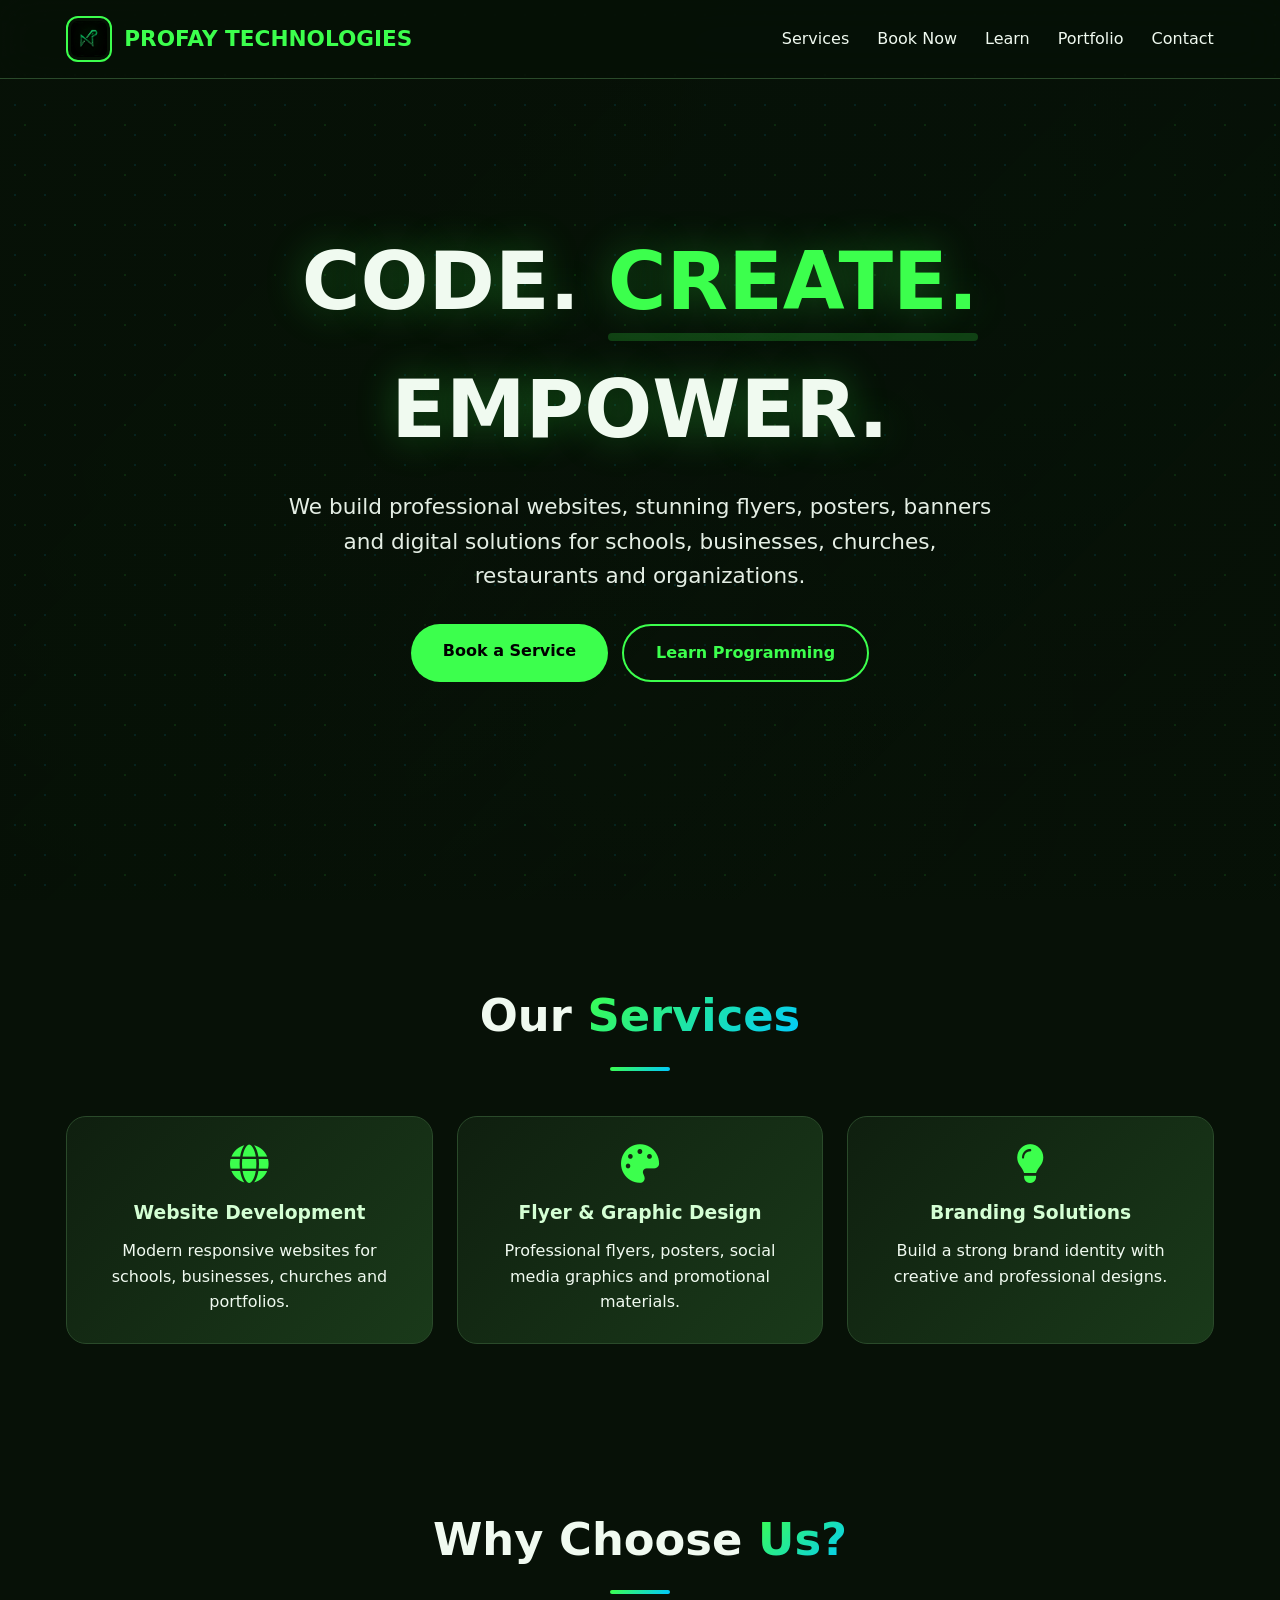
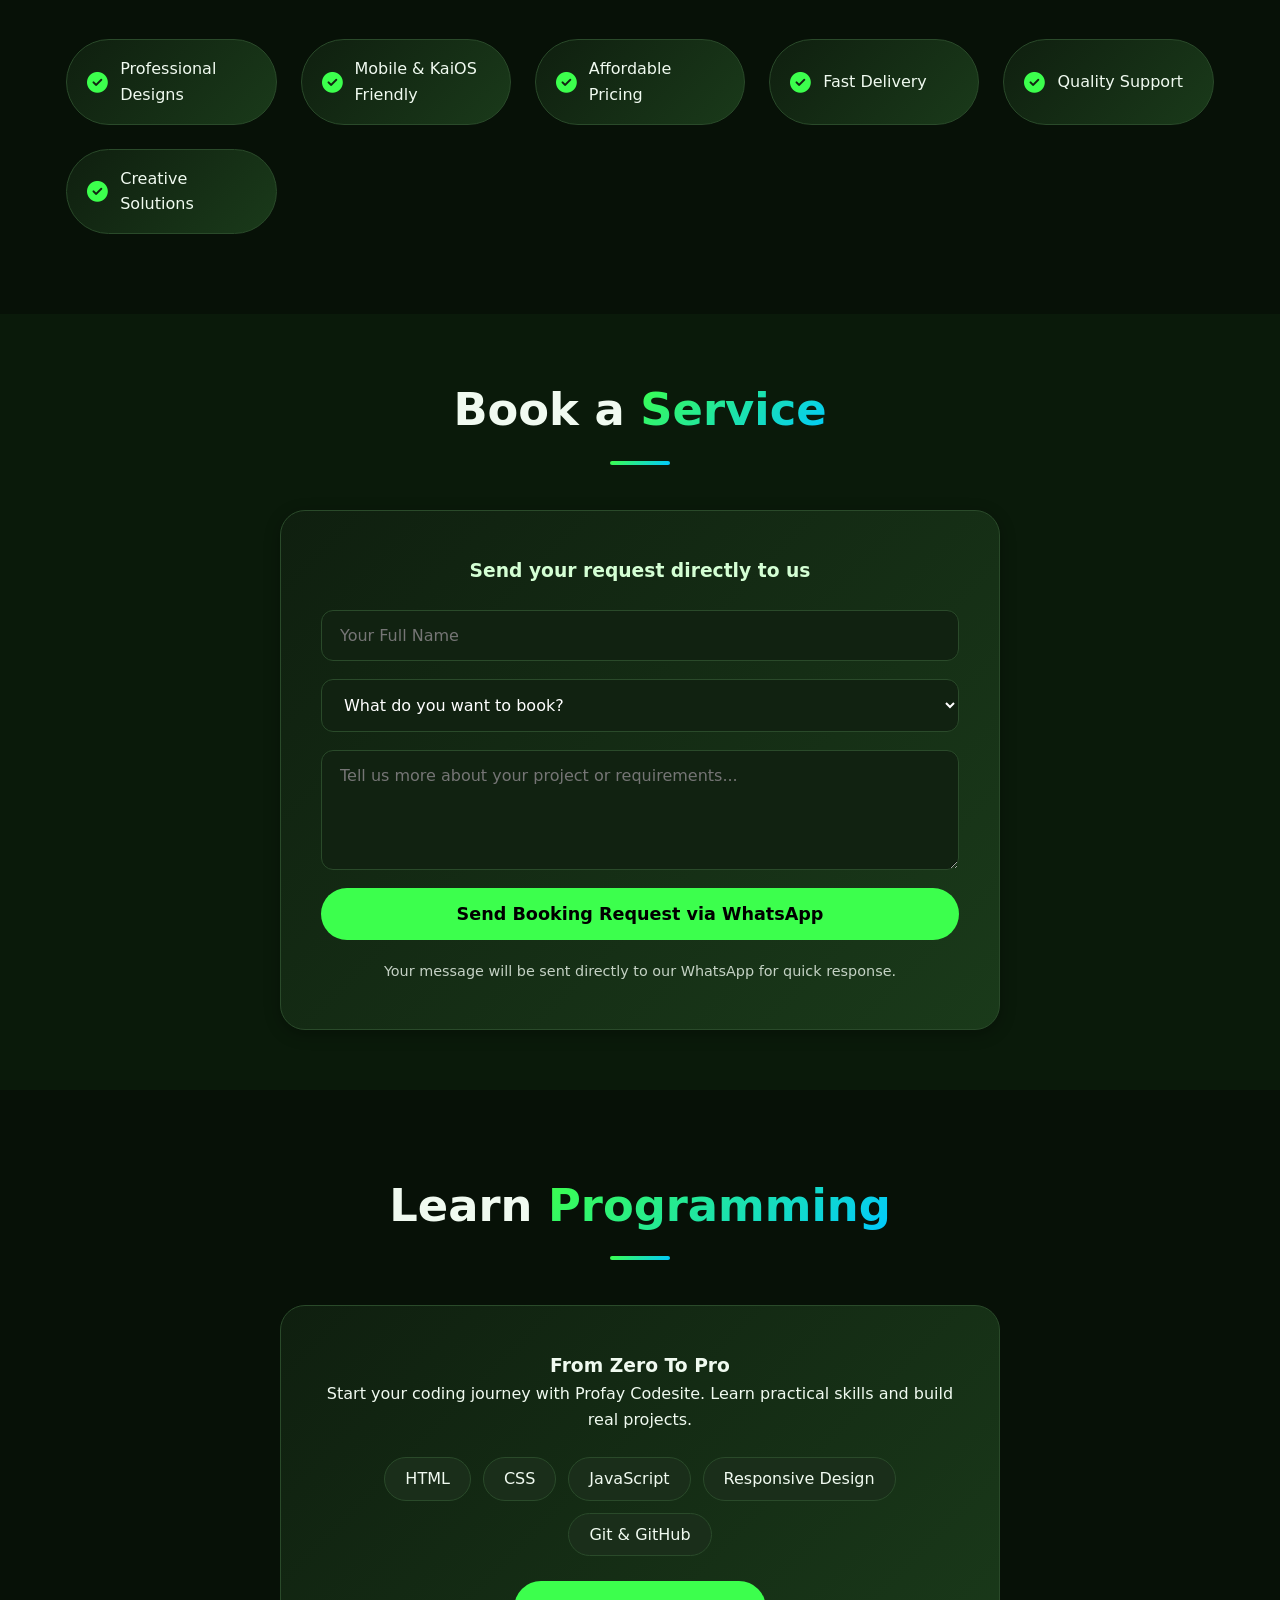
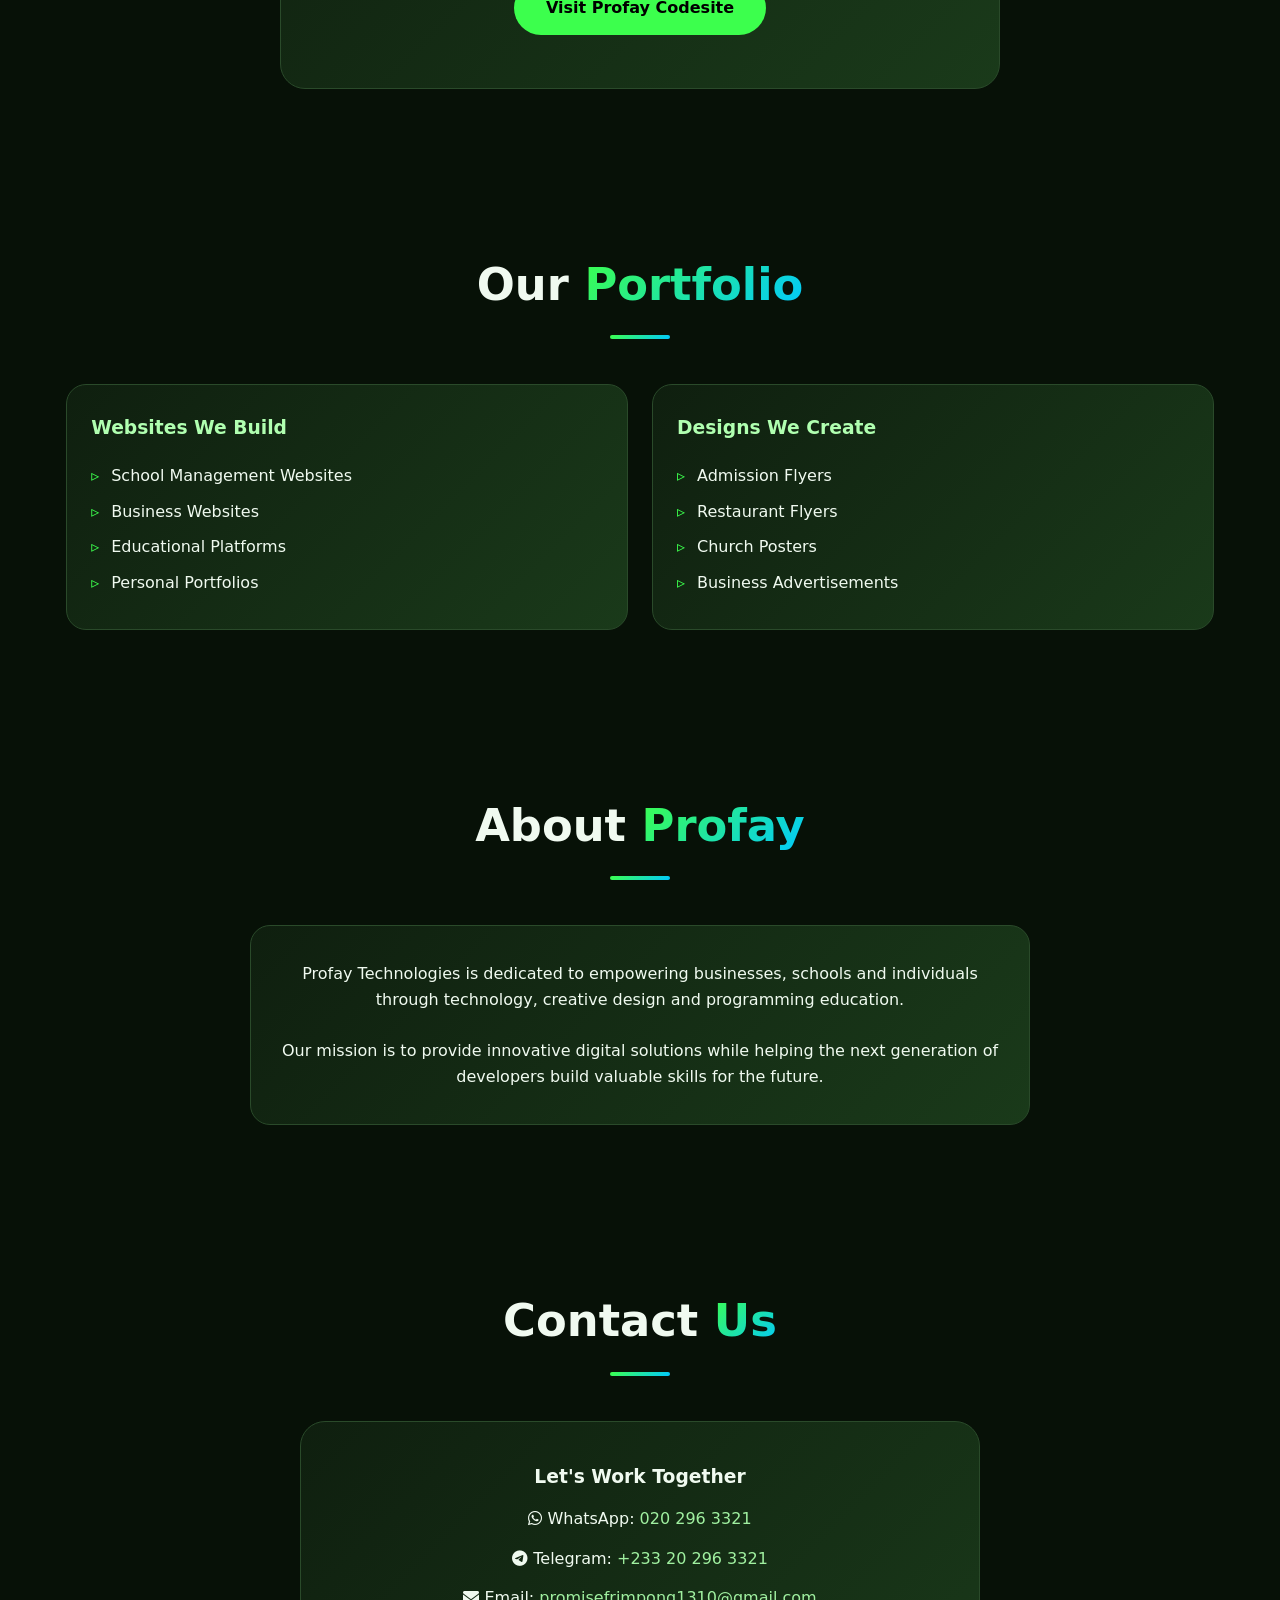
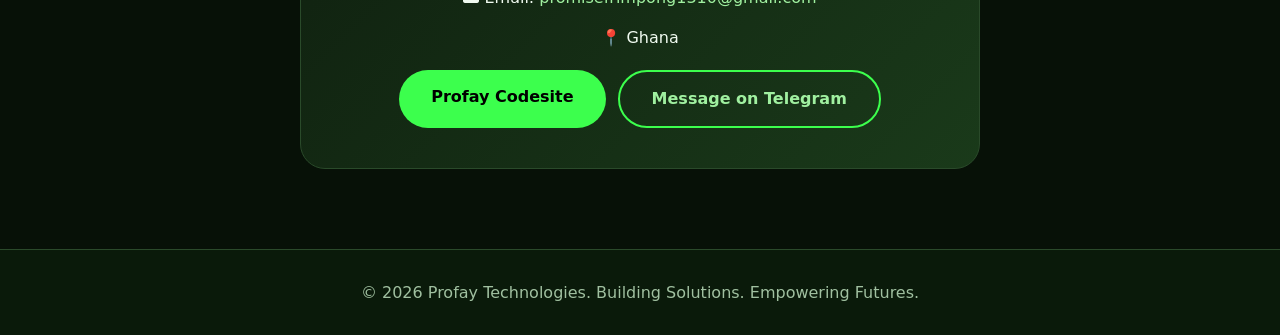
<file: index.html>
<!DOCTYPE html>
<html lang="en">
<head>
<meta charset="UTF-8">
<meta name="viewport" content="width=device-width, initial-scale=1.0">
<title>Profay Technologies • Book Now</title>
<link rel="shortcut icon" href="favicon-black.png" type="image/x-icon">
<link rel="stylesheet" href="https://cdnjs.cloudflare.com/ajax/libs/font-awesome/6.5.1/css/all.min.css">
<style>
:root {
  --primary: #3cff4d;
  --primary-dark: #2ecc3b;
  --primary-glow: rgba(60, 255, 77, 0.3);
  --bg: #071107;
  --bg-alt: #0a1a0a;
  --card: #0f1f0f;
  --card-hover: #142814;
  --border: #2a4a2a;
  --text: #f0faf0;
  --text-muted: #a0c0a0;
  --gradient-1: linear-gradient(135deg, #3cff4d, #00c9ff);
  --gradient-2: linear-gradient(135deg, #0f1f0f, #1a3a1a);
  --gradient-hero: linear-gradient(135deg, rgba(7,17,7,0.95), rgba(7,17,7,0.8));
  --shadow-sm: 0 2px 8px rgba(0,0,0,0.2);
  --shadow-md: 0 4px 16px rgba(0,0,0,0.3);
  --shadow-lg: 0 8px 32px rgba(0,0,0,0.4);
  --shadow-glow: 0 0 20px rgba(60, 255, 77, 0.2);
  --radius-sm: 12px;
  --radius-md: 20px;
  --radius-lg: 25px;
  --radius-xl: 50px;
  --transition: all 0.3s cubic-bezier(0.4, 0, 0.2, 1);
}

* {
  margin: 0;
  padding: 0;
  box-sizing: border-box;
  font-family: 'Segoe UI', system-ui, -apple-system, sans-serif;
}

/* Custom Scrollbar */
::-webkit-scrollbar {
  width: 10px;
}
::-webkit-scrollbar-track {
  background: var(--bg);
}
::-webkit-scrollbar-thumb {
  background: var(--border);
  border-radius: 5px;
}
::-webkit-scrollbar-thumb:hover {
  background: var(--primary-dark);
}

/* Selection */
::selection {
  background: var(--primary);
  color: #000;
}

body {
  background: var(--bg);
  color: var(--text);
  line-height: 1.6;
  overflow-x: hidden;
}

/* Animated Background Pattern */
body::before {
  content: '';
  position: fixed;
  top: 0;
  left: 0;
  width: 100%;
  height: 100%;
  background: 
    radial-gradient(circle at 20% 50%, rgba(60, 255, 77, 0.03) 0%, transparent 50%),
    radial-gradient(circle at 80% 20%, rgba(0, 201, 255, 0.03) 0%, transparent 50%),
    radial-gradient(circle at 50% 80%, rgba(60, 255, 77, 0.02) 0%, transparent 50%);
  pointer-events: none;
  z-index: 0;
}

html { scroll-behavior: smooth; }

.container {
  width: 92%;
  max-width: 1200px;
  margin: 0 auto;
  padding: 0 15px;
  position: relative;
  z-index: 1;
}

/* Header */
header {
  position: fixed;
  width: 100%;
  top: 0;
  z-index: 1000;
  background: rgba(7, 17, 7, 0.85);
  backdrop-filter: blur(20px);
  -webkit-backdrop-filter: blur(20px);
  border-bottom: 1px solid var(--border);
  transition: var(--transition);
}

header.scrolled {
  background: rgba(7, 17, 7, 0.95);
  box-shadow: var(--shadow-lg);
}

nav {
  display: flex;
  justify-content: space-between;
  align-items: center;
  padding: 16px 0;
}

.logo {
  display: flex;
  align-items: center;
  gap: 12px;
  font-size: 1.35rem;
  font-weight: 700;
  color: var(--primary);
  text-decoration: none;
  transition: var(--transition);
}

.logo:hover {
  transform: scale(1.05);
}

.logo img {
  width: 46px;
  height: 46px;
  border-radius: var(--radius-sm);
  border: 2px solid var(--primary);
  padding: 3px;
  transition: var(--transition);
  animation: pulse-glow 2s infinite;
}

@keyframes pulse-glow {
  0%, 100% { box-shadow: 0 0 5px var(--primary-glow); }
  50% { box-shadow: 0 0 20px var(--primary); }
}

nav ul {
  display: flex;
  list-style: none;
  gap: 28px;
}

nav a {
  color: var(--text);
  text-decoration: none;
  font-weight: 500;
  transition: var(--transition);
  position: relative;
  padding: 5px 0;
}

nav a::after {
  content: '';
  position: absolute;
  bottom: -2px;
  left: 0;
  width: 0;
  height: 2px;
  background: var(--gradient-1);
  transition: width 0.3s ease;
  border-radius: 2px;
}

nav a:hover {
  color: var(--primary);
}

nav a:hover::after {
  width: 100%;
}

/* Hero */
.hero {
  min-height: 100vh;
  display: flex;
  align-items: center;
  text-align: center;
  background: 
    var(--gradient-hero),
    url('https://images.unsplash.com/photo-1518770660439-4636190af475?w=1400') center/cover;
  padding-top: 80px;
  position: relative;
  overflow: hidden;
}

/* Animated particles effect */
.hero::after {
  content: '';
  position: absolute;
  width: 200%;
  height: 200%;
  background: 
    radial-gradient(circle, rgba(60,255,77,0.1) 1px, transparent 1px),
    radial-gradient(circle, rgba(0,201,255,0.1) 1px, transparent 1px);
  background-size: 50px 50px, 30px 30px;
  animation: float-particles 20s linear infinite;
}

@keyframes float-particles {
  0% { transform: translate(0, 0); }
  100% { transform: translate(-50%, -50%); }
}

.hero h1 {
  font-size: clamp(2.6rem, 8vw, 5rem);
  font-weight: 800;
  margin-bottom: 16px;
  position: relative;
  z-index: 1;
  text-shadow: 0 0 40px rgba(60,255,77,0.3);
  animation: fadeInUp 1s ease;
}

@keyframes fadeInUp {
  from {
    opacity: 0;
    transform: translateY(30px);
  }
  to {
    opacity: 1;
    transform: translateY(0);
  }
}

.hero h1 span { 
  color: var(--primary);
  position: relative;
  display: inline-block;
}

.hero h1 span::after {
  content: '';
  position: absolute;
  bottom: 5px;
  left: 0;
  width: 100%;
  height: 8px;
  background: var(--primary);
  opacity: 0.2;
  border-radius: 4px;
}

.hero p {
  font-size: clamp(1.1rem, 2.2vw, 1.35rem);
  max-width: 720px;
  margin: 0 auto 30px;
  opacity: 0.95;
  position: relative;
  z-index: 1;
  animation: fadeInUp 1s ease 0.2s backwards;
}

/* Buttons */
.btn {
  display: inline-block;
  padding: 14px 32px;
  background: var(--primary);
  color: #000;
  border-radius: var(--radius-xl);
  text-decoration: none;
  font-weight: 700;
  font-size: 1rem;
  transition: var(--transition);
  border: none;
  cursor: pointer;
  position: relative;
  overflow: hidden;
  z-index: 1;
}

.btn::before {
  content: '';
  position: absolute;
  top: 0;
  left: -100%;
  width: 100%;
  height: 100%;
  background: linear-gradient(90deg, transparent, rgba(255,255,255,0.3), transparent);
  transition: left 0.5s;
  z-index: -1;
}

.btn:hover::before {
  left: 100%;
}

.btn:hover {
  transform: translateY(-4px);
  box-shadow: 0 10px 25px rgba(60, 255, 77, 0.4);
}

.btn:active {
  transform: translateY(-2px);
}

.btn-outline {
  background: transparent;
  color: var(--primary);
  border: 2px solid var(--primary);
}

.btn-outline:hover {
  background: var(--primary);
  color: #000;
}

/* Sections */
section {
  padding: 80px 0;
  position: relative;
}

.section-title {
  text-align: center;
  font-size: clamp(1.9rem, 5vw, 2.8rem);
  margin-bottom: 45px;
  position: relative;
  display: inline-block;
  width: 100%;
}

.section-title::after {
  content: '';
  display: block;
  width: 60px;
  height: 4px;
  background: var(--gradient-1);
  margin: 15px auto 0;
  border-radius: 2px;
}

.section-title span { 
  color: var(--primary);
  background: linear-gradient(135deg, var(--primary), #00c9ff);
  -webkit-background-clip: text;
  -webkit-text-fill-color: transparent;
  background-clip: text;
}

/* Cards & Grids */
.cards, .features, .portfolio-grid {
  display: grid;
  gap: 24px;
}

.cards {
  grid-template-columns: repeat(auto-fit, minmax(280px, 1fr));
}

.card {
  background: var(--gradient-2);
  padding: 28px 24px;
  border-radius: var(--radius-md);
  border: 1px solid var(--border);
  text-align: center;
  transition: var(--transition);
  position: relative;
  overflow: hidden;
}

.card::before {
  content: '';
  position: absolute;
  top: 0;
  left: 0;
  right: 0;
  bottom: 0;
  background: linear-gradient(135deg, transparent, rgba(60,255,77,0.05));
  opacity: 0;
  transition: opacity 0.3s;
}

.card:hover {
  transform: translateY(-8px);
  border-color: var(--primary);
  box-shadow: var(--shadow-lg), var(--shadow-glow);
  background: var(--card-hover);
}

.card:hover::before {
  opacity: 1;
}

.card i {
  font-size: 2.4rem;
  color: var(--primary);
  margin-bottom: 15px;
  transition: var(--transition);
  display: inline-block;
}

.card:hover i {
  transform: scale(1.2) rotate(10deg);
  filter: drop-shadow(0 0 10px var(--primary-glow));
}

.card h3 {
  margin-bottom: 10px;
  color: #d4ffd4;
}

/* Features */
.features {
  grid-template-columns: repeat(auto-fit, minmax(210px, 1fr));
}

.feature {
  background: var(--gradient-2);
  padding: 16px 20px;
  border-radius: var(--radius-xl);
  border: 1px solid var(--border);
  display: flex;
  align-items: center;
  gap: 12px;
  font-weight: 500;
  transition: var(--transition);
  cursor: default;
}

.feature:hover {
  border-color: var(--primary);
  transform: translateX(5px);
  box-shadow: var(--shadow-glow);
  background: var(--card-hover);
}

.feature i {
  color: var(--primary);
  font-size: 1.3rem;
  transition: var(--transition);
}

.feature:hover i {
  animation: bounce 0.5s ease;
}

@keyframes bounce {
  0%, 100% { transform: scale(1); }
  50% { transform: scale(1.3); }
}

/* Learn */
.learn-box {
  background: var(--gradient-2);
  padding: 45px 35px;
  border-radius: var(--radius-lg);
  border: 1px solid var(--border);
  text-align: center;
  max-width: 720px;
  margin: auto;
  transition: var(--transition);
}

.learn-box:hover {
  border-color: var(--primary);
  box-shadow: var(--shadow-glow);
}

.learn-box ul {
  display: flex;
  flex-wrap: wrap;
  justify-content: center;
  gap: 12px;
  margin: 25px 0;
  list-style: none;
}

.learn-box li {
  background: #1a2e1a;
  padding: 8px 20px;
  border-radius: 40px;
  font-weight: 500;
  border: 1px solid var(--border);
  transition: var(--transition);
  cursor: default;
}

.learn-box li:hover {
  background: var(--primary);
  color: #000;
  border-color: var(--primary);
  transform: scale(1.05);
}

/* Portfolio */
.portfolio-grid {
  grid-template-columns: repeat(auto-fit, minmax(280px, 1fr));
}

.portfolio-item {
  background: var(--gradient-2);
  padding: 28px 24px;
  border-radius: var(--radius-md);
  border: 1px solid var(--border);
  transition: var(--transition);
  position: relative;
}

.portfolio-item:hover {
  border-color: var(--primary);
  transform: translateY(-5px);
  box-shadow: var(--shadow-lg);
}

.portfolio-item h3 {
  color: #b0ffb0;
  margin-bottom: 15px;
}

.portfolio-item ul {
  list-style: none;
}

.portfolio-item li {
  padding: 5px 0;
  position: relative;
  padding-left: 20px;
}

.portfolio-item li::before {
  content: '▹';
  position: absolute;
  left: 0;
  color: var(--primary);
}

/* Booking Form */
.booking {
  background: var(--bg-alt);
  padding: 60px 0;
}

.booking-box {
  background: var(--gradient-2);
  padding: 45px 40px;
  border-radius: var(--radius-lg);
  border: 1px solid var(--border);
  max-width: 720px;
  margin: auto;
  transition: var(--transition);
  box-shadow: var(--shadow-md);
}

.booking-box:hover {
  border-color: var(--primary);
  box-shadow: var(--shadow-lg), var(--shadow-glow);
}

.booking-box h3 {
  text-align: center;
  margin-bottom: 25px;
  color: #d4ffd4;
}

.booking-form {
  display: flex;
  flex-direction: column;
  gap: 18px;
}

.booking-form input,
.booking-form select,
.booking-form textarea {
  width: 100%;
  padding: 15px 18px;
  background: #112211;
  border: 1px solid var(--border);
  border-radius: var(--radius-sm);
  color: #fff;
  font-size: 1rem;
  transition: var(--transition);
  backdrop-filter: blur(5px);
}

.booking-form input:hover,
.booking-form select:hover,
.booking-form textarea:hover {
  border-color: #3a5a3a;
}

.booking-form input:focus,
.booking-form select:focus,
.booking-form textarea:focus {
  border-color: var(--primary);
  outline: none;
  box-shadow: 0 0 0 3px rgba(60, 255, 77, 0.1), 0 0 20px rgba(60, 255, 77, 0.05);
  background: #152515;
}

.booking-form textarea {
  min-height: 120px;
  resize: vertical;
}

.booking-form .btn {
  width: 100%;
  padding: 16px;
  font-size: 1.1rem;
}

/* Contact */
.contact-box {
  background: var(--gradient-2);
  padding: 40px 30px;
  border-radius: var(--radius-lg);
  border: 1px solid var(--border);
  max-width: 680px;
  margin: auto;
  text-align: center;
  transition: var(--transition);
}

.contact-box:hover {
  border-color: var(--primary);
  box-shadow: var(--shadow-glow);
}

.contact-box p {
  margin: 14px 0;
  transition: var(--transition);
}

.contact-box a {
  color: #a0f0a0;
  text-decoration: none;
  transition: var(--transition);
  position: relative;
}

.contact-box a::after {
  content: '';
  position: absolute;
  bottom: -2px;
  left: 0;
  width: 0;
  height: 1px;
  background: var(--primary);
  transition: width 0.3s;
}

.contact-box a:hover {
  color: var(--primary);
}

.contact-box a:hover::after {
  width: 100%;
}

/* Footer */
footer {
  background: var(--bg-alt);
  padding: 30px 0;
  text-align: center;
  border-top: 1px solid var(--border);
  position: relative;
}

footer p {
  color: var(--text-muted);
}

/* Reveal Animation */
.reveal {
  opacity: 0;
  transform: translateY(40px);
  transition: all 0.8s cubic-bezier(0.4, 0, 0.2, 1);
}

.reveal.active {
  opacity: 1;
  transform: translateY(0);
}

/* Loading Skeleton Animation */
@keyframes shimmer {
  0% { background-position: -200px 0; }
  100% { background-position: 200px 0; }
}

.skeleton {
  background: linear-gradient(90deg, var(--card) 25%, var(--card-hover) 50%, var(--card) 75%);
  background-size: 200px 100%;
  animation: shimmer 1.5s infinite;
  border-radius: var(--radius-sm);
}

/* Toast */
#toast {
  position: fixed;
  bottom: 25px;
  left: 50%;
  transform: translateX(-50%) translateY(100px);
  background: var(--card-hover);
  color: var(--primary);
  padding: 16px 30px;
  border-radius: var(--radius-xl);
  border: 1px solid var(--primary);
  box-shadow: var(--shadow-lg), var(--shadow-glow);
  z-index: 3000;
  opacity: 0;
  transition: all 0.4s cubic-bezier(0.4, 0, 0.2, 1);
  font-weight: 600;
  backdrop-filter: blur(10px);
}

#toast.show {
  transform: translateX(-50%) translateY(0);
  opacity: 1;
}

/* Pulse animation for primary elements */
@keyframes pulse {
  0%, 100% { box-shadow: 0 0 0 0 rgba(60, 255, 77, 0.4); }
  50% { box-shadow: 0 0 0 15px rgba(60, 255, 77, 0); }
}

.pulse {
  animation: pulse 2s infinite;
}

/* Tooltip styles */
[data-tooltip] {
  position: relative;
}

[data-tooltip]::after {
  content: attr(data-tooltip);
  position: absolute;
  bottom: 100%;
  left: 50%;
  transform: translateX(-50%);
  padding: 5px 12px;
  background: var(--card);
  border: 1px solid var(--border);
  border-radius: var(--radius-sm);
  font-size: 0.85rem;
  white-space: nowrap;
  opacity: 0;
  pointer-events: none;
  transition: opacity 0.3s;
}

[data-tooltip]:hover::after {
  opacity: 1;
}

/* Responsive */
@media (max-width: 768px) {
  nav ul {
    gap: 18px;
    flex-wrap: wrap;
    justify-content: center;
  }
  
  .hero h1 {
    font-size: 2.6rem;
  }
  
  .booking-box {
    padding: 35px 25px;
  }
  
  section {
    padding: 60px 0;
  }
}

@media (max-width: 480px) {
  .container {
    width: 95%;
  }
  
  .logo span {
    font-size: 1.1rem;
  }
  
  .cards, .features, .portfolio-grid {
    grid-template-columns: 1fr;
  }
}

/* Print styles */
@media print {
  header, footer, .hero, #toast {
    display: none;
  }
  
  body {
    background: white;
    color: black;
  }
}
</style>
</head>
<body>

<header id="header">
  <div class="container">
    <nav>
      <div class="logo">
        <img src="favicon-black.png" alt="Profay Logo">
        <span>PROFAY TECHNOLOGIES</span>
      </div>
      <ul>
        <li><a href="#services">Services</a></li>
        <li><a href="#booking" class="pulse">Book Now</a></li>
        <li><a href="#learn">Learn</a></li>
        <li><a href="#portfolio">Portfolio</a></li>
        <li><a href="#contact">Contact</a></li>
      </ul>
    </nav>
  </div>
</header>

<!-- HERO -->
<section class="hero">
  <div class="container">
    <h1>CODE. <span>CREATE.</span> EMPOWER.</h1>
    <p>We build professional websites, stunning flyers, posters, banners and digital solutions for schools, businesses, churches, restaurants and organizations.</p>
    <div style="display: flex; flex-wrap: wrap; gap: 14px; justify-content: center;">
      <a href="#booking" class="btn pulse">Book a Service</a>
      <a href="#learn" class="btn btn-outline">Learn Programming</a>
    </div>
  </div>
</section>

<!-- SERVICES -->
<section id="services" class="reveal">
  <div class="container">
    <h2 class="section-title">Our <span>Services</span></h2>
    <div class="cards">
      <div class="card" data-tooltip="Responsive & Modern">
        <i class="fas fa-globe"></i>
        <h3>Website Development</h3>
        <p>Modern responsive websites for schools, businesses, churches and portfolios.</p>
      </div>
      <div class="card" data-tooltip="Creative Design">
        <i class="fas fa-palette"></i>
        <h3>Flyer &amp; Graphic Design</h3>
        <p>Professional flyers, posters, social media graphics and promotional materials.</p>
      </div>
      <div class="card" data-tooltip="Brand Identity">
        <i class="fas fa-lightbulb"></i>
        <h3>Branding Solutions</h3>
        <p>Build a strong brand identity with creative and professional designs.</p>
      </div>
    </div>
  </div>
</section>

<!-- WHY CHOOSE US -->
<section class="reveal">
  <div class="container">
    <h2 class="section-title">Why Choose <span>Us?</span></h2>
    <div class="features">
      <div class="feature"><i class="fas fa-check-circle"></i> Professional Designs</div>
      <div class="feature"><i class="fas fa-check-circle"></i> Mobile &amp; KaiOS Friendly</div>
      <div class="feature"><i class="fas fa-check-circle"></i> Affordable Pricing</div>
      <div class="feature"><i class="fas fa-check-circle"></i> Fast Delivery</div>
      <div class="feature"><i class="fas fa-check-circle"></i> Quality Support</div>
      <div class="feature"><i class="fas fa-check-circle"></i> Creative Solutions</div>
    </div>
  </div>
</section>

<!-- BOOKING SECTION -->
<section id="booking" class="booking reveal">
  <div class="container">
    <h2 class="section-title">Book a <span>Service</span></h2>
    
    <div class="booking-box">
      <h3>Send your request directly to us</h3>
      
      <form id="booking-form" class="booking-form">
        <input type="text" id="name" placeholder="Your Full Name" required>
        
        <select id="service" required>
          <option value="">What do you want to book?</option>
          <option value="Website Development">Website Development</option>
          <option value="Flyer & Graphic Design">Flyer &amp; Graphic Design</option>
          <option value="Branding Solutions">Branding Solutions</option>
          <option value="Programming Training">Programming Training</option>
          <option value="Other">Other (please describe)</option>
        </select>
        
        <textarea id="description" placeholder="Tell us more about your project or requirements..." required></textarea>
        
        <button type="submit" class="btn pulse">Send Booking Request via WhatsApp</button>
      </form>
      
      <p style="text-align:center; margin-top:20px; font-size:0.9rem; opacity:0.8;">
        Your message will be sent directly to our WhatsApp for quick response.
      </p>
    </div>
  </div>
</section>

<!-- LEARN -->
<section id="learn" class="reveal">
  <div class="container">
    <h2 class="section-title">Learn <span>Programming</span></h2>
    <div class="learn-box">
      <h3>From Zero To Pro</h3>
      <p>Start your coding journey with Profay Codesite. Learn practical skills and build real projects.</p>
      <ul>
        <li>HTML</li>
        <li>CSS</li>
        <li>JavaScript</li>
        <li>Responsive Design</li>
        <li>Git &amp; GitHub</li>
      </ul>
      <a href="https://profay-codesite.github.io/" target="_blank" class="btn">Visit Profay Codesite</a>
    </div>
  </div>
</section>

<!-- PORTFOLIO -->
<section id="portfolio" class="reveal">
  <div class="container">
    <h2 class="section-title">Our <span>Portfolio</span></h2>
    <div class="portfolio-grid">
      <div class="portfolio-item">
        <h3>Websites We Build</h3>
        <ul>
          <li>School Management Websites</li>
          <li>Business Websites</li>
          <li>Educational Platforms</li>
          <li>Personal Portfolios</li>
        </ul>
      </div>
      <div class="portfolio-item">
        <h3>Designs We Create</h3>
        <ul>
          <li>Admission Flyers</li>
          <li>Restaurant Flyers</li>
          <li>Church Posters</li>
          <li>Business Advertisements</li>
        </ul>
      </div>
    </div>
  </div>
</section>

<!-- ABOUT -->
<section id="about" class="reveal">
  <div class="container">
    <h2 class="section-title">About <span>Profay</span></h2>
    <div class="about" style="max-width:780px; margin:auto; text-align:center; background:var(--gradient-2); padding:35px 30px; border-radius:var(--radius-md); border:1px solid var(--border); transition: var(--transition);">
      <p>Profay Technologies is dedicated to empowering businesses, schools and individuals through technology, creative design and programming education.</p>
      <br>
      <p>Our mission is to provide innovative digital solutions while helping the next generation of developers build valuable skills for the future.</p>
    </div>
  </div>
</section>

<!-- CONTACT -->
<section id="contact" class="reveal">
  <div class="container">
    <h2 class="section-title">Contact <span>Us</span></h2>
    <div class="contact-box">
      <h3>Let's Work Together</h3>
      
      <p><i class="fab fa-whatsapp"></i> WhatsApp: <a href="https://wa.me/233202963321" target="_blank">020 296 3321</a></p>
      <p><i class="fab fa-telegram"></i> Telegram: <a href="https://t.me/+233202963321" target="_blank">+233 20 296 3321</a></p>
      <p><i class="fas fa-envelope"></i> Email: <a href="mailto:promisefrimpong1310@gmail.com">promisefrimpong1310@gmail.com</a></p>
      <p>📍 Ghana</p>
      
      <div style="margin-top: 20px; display:flex; flex-wrap:wrap; gap:12px; justify-content:center;">
        <a href="https://profay-codesite.github.io/" target="_blank" class="btn" style="color: black ;">Profay Codesite</a>
        <a href="https://t.me/+233202963321" target="_blank" class="btn btn-outline">Message on Telegram</a>
      </div>
    </div>
  </div>
</section>

<footer>
  <p>© 2026 Profay Technologies. Building Solutions. Empowering Futures.</p>
</footer>

<!-- Toast -->
<div id="toast"></div>

<script>
// Header scroll effect
const header = document.getElementById('header');
window.addEventListener('scroll', () => {
  if (window.scrollY > 100) {
    header.classList.add('scrolled');
  } else {
    header.classList.remove('scrolled');
  }
});

// Simple Reveal on Scroll
const reveals = document.querySelectorAll('.reveal');

function revealOnScroll() {
  reveals.forEach(el => {
    const top = el.getBoundingClientRect().top;
    if (top < window.innerHeight - 80) {
      el.classList.add('active');
    }
  });
}

window.addEventListener('scroll', revealOnScroll);
window.addEventListener('load', revealOnScroll);

// BOOKING FORM - Sends to WhatsApp
const bookingForm = document.getElementById('booking-form');
const toast = document.getElementById('toast');

bookingForm.addEventListener('submit', function(e) {
  e.preventDefault();

  const name = document.getElementById('name').value.trim();
  const service = document.getElementById('service').value;
  const description = document.getElementById('description').value.trim();

  // Build the message
  let message = `Hello Profay Technologies,%0A%0A`;
  message += `My name is: ${name}%0A`;
  message += `I want to book: ${service}%0A`;
  message += `Description: ${description}%0A%0A`;
  message += `Please contact me. Thank you!`;

  // Open WhatsApp with prefilled message
  const whatsappURL = `https://wa.me/233202963321?text=${message}`;
  window.open(whatsappURL, '_blank');

  // Show toast
  toast.textContent = 'Opening WhatsApp...';
  toast.classList.add('show');

  // Reset form
  bookingForm.reset();

  // Hide toast after 4 seconds
  setTimeout(() => {
    toast.classList.remove('show');
  }, 4000);
});
</script>

</body>
</html>
</file>
